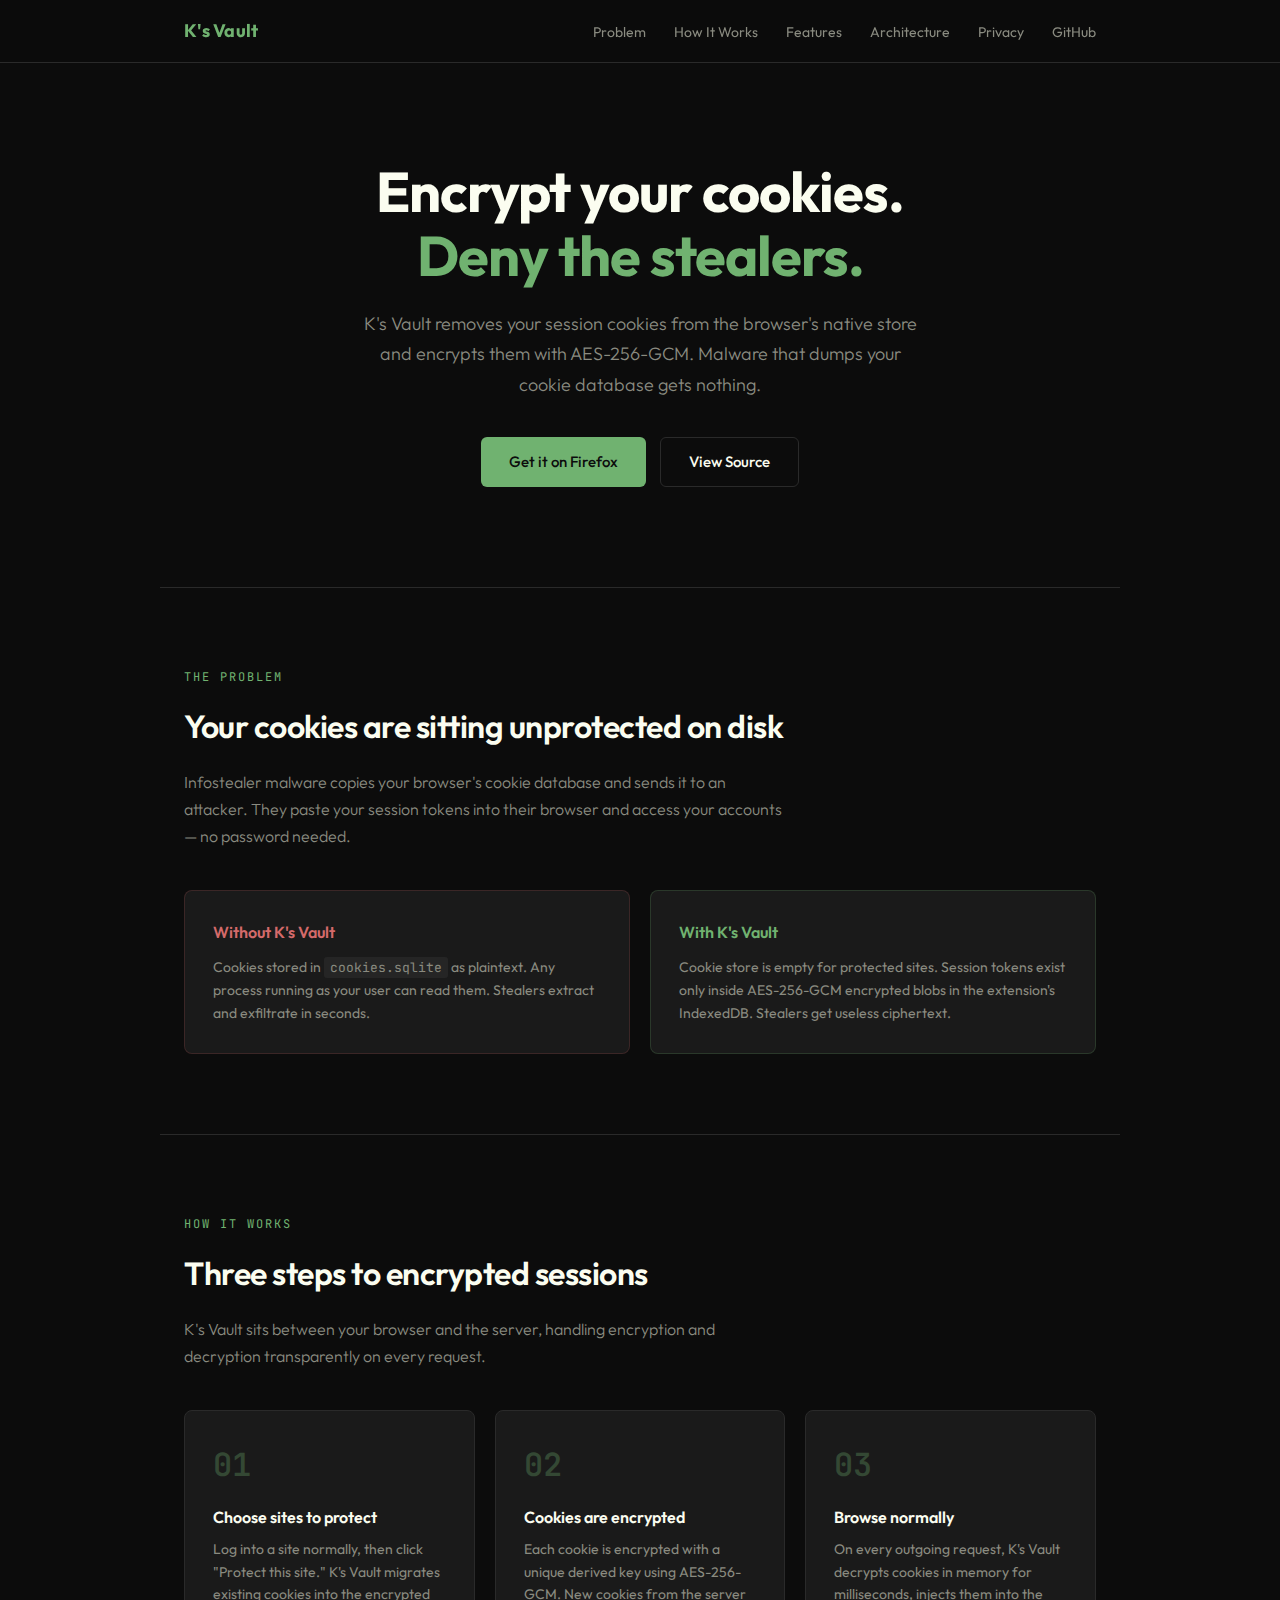
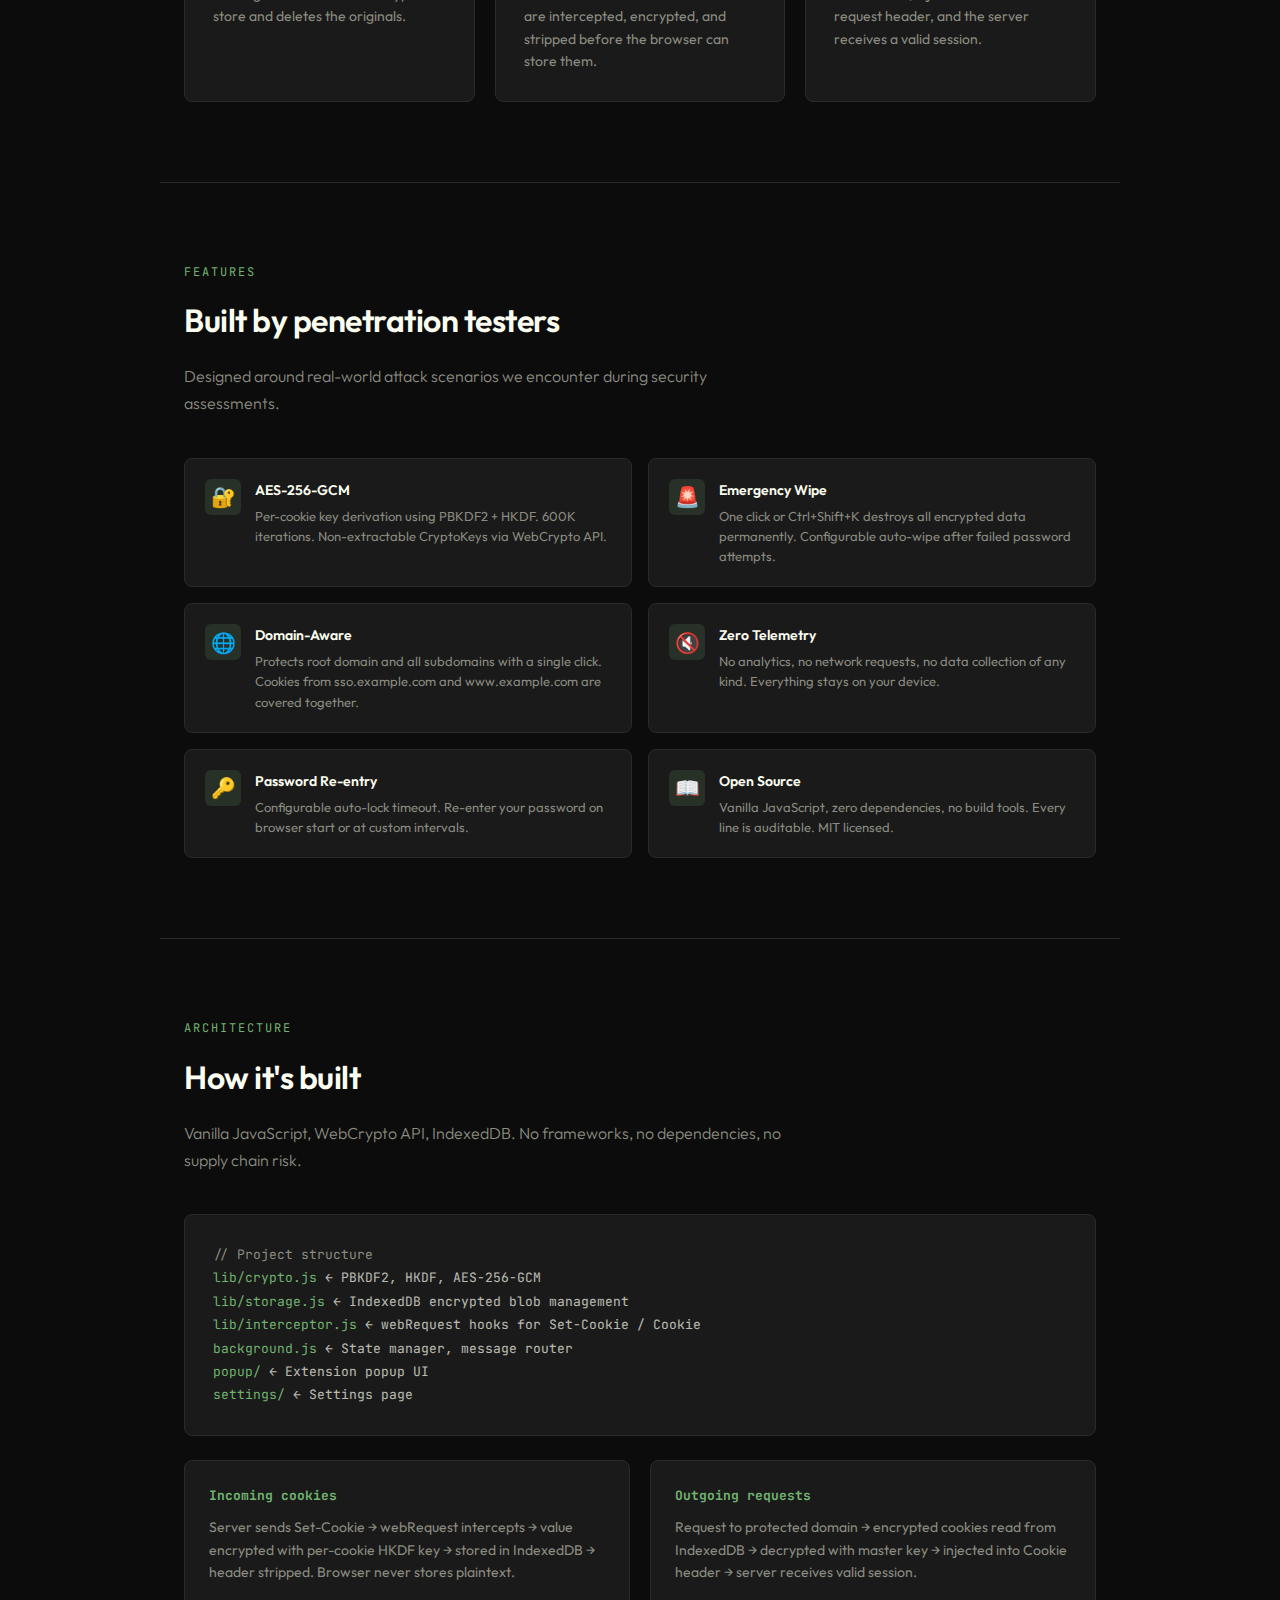
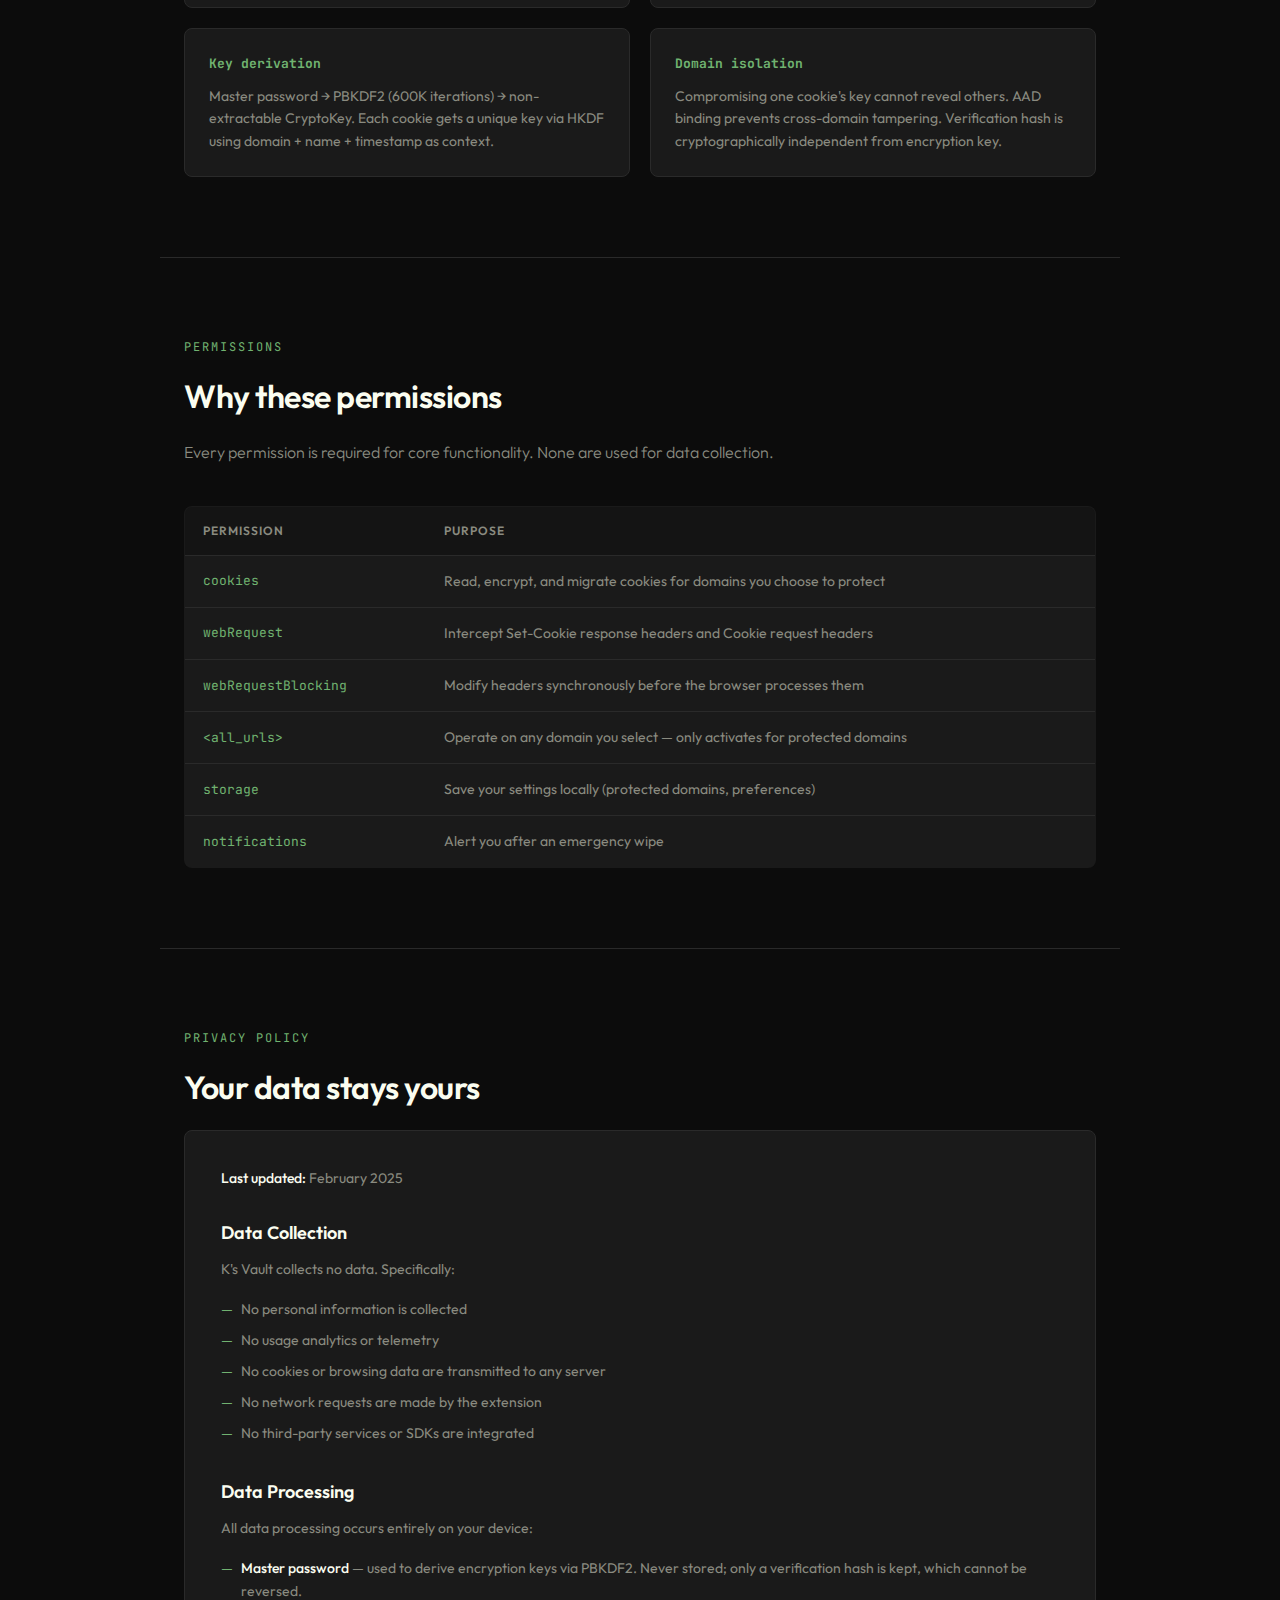
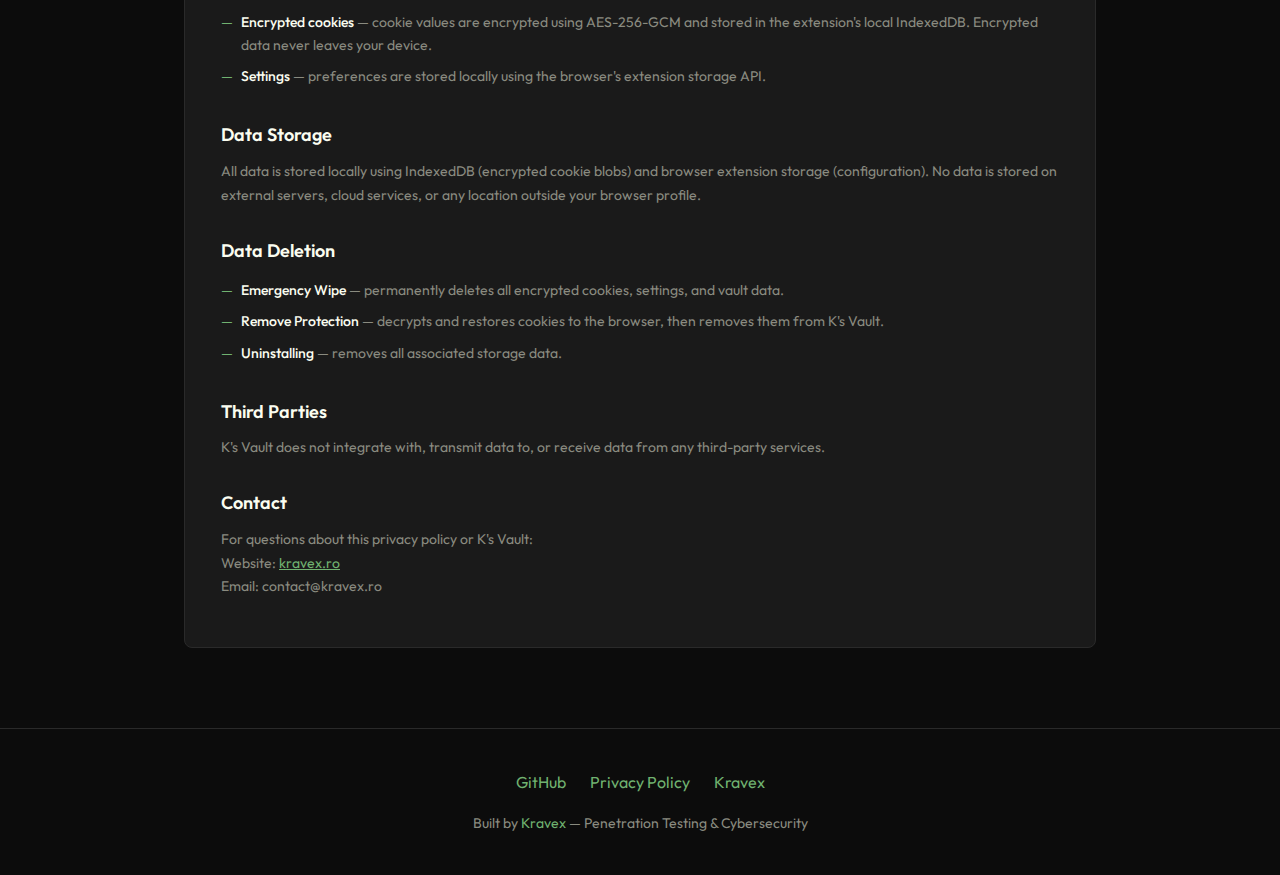
<file: docs/index.html>
<!DOCTYPE html>
<html lang="en">
<head>
  <meta charset="UTF-8">
  <meta name="viewport" content="width=device-width, initial-scale=1.0">
  <title>K's Vault — Encrypt Your Cookies at Rest</title>
  <meta name="description" content="Browser extension that encrypts cookies using AES-256-GCM to protect your sessions from infostealer malware.">
  <link rel="preconnect" href="https://fonts.googleapis.com">
  <link rel="preconnect" href="https://fonts.gstatic.com" crossorigin>
  <link href="https://fonts.googleapis.com/css2?family=JetBrains+Mono:wght@400;600&family=Outfit:wght@300;400;500;600;700&display=swap" rel="stylesheet">
  <style>
    :root {
      --bg: #0C0C0C;
      --bg-raised: #141414;
      --bg-card: #1A1A1A;
      --border: #2A2A2A;
      --text: #FBFDF0;
      --text-dim: #8A8B80;
      --green: #70B270;
      --green-glow: rgba(112, 178, 112, 0.15);
      --green-dim: #4A8A4A;
    }

    * { margin: 0; padding: 0; box-sizing: border-box; }

    html {
      scroll-behavior: smooth;
      scroll-padding-top: 80px;
    }

    body {
      background: var(--bg);
      color: var(--text);
      font-family: 'Outfit', sans-serif;
      font-weight: 400;
      line-height: 1.65;
      -webkit-font-smoothing: antialiased;
    }

    /* ---- Nav ---- */
    nav {
      position: fixed;
      top: 0;
      left: 0;
      right: 0;
      z-index: 100;
      background: rgba(12, 12, 12, 0.85);
      backdrop-filter: blur(16px);
      border-bottom: 1px solid var(--border);
    }

    .nav-inner {
      max-width: 960px;
      margin: 0 auto;
      padding: 16px 24px;
      display: flex;
      justify-content: space-between;
      align-items: center;
    }

    .nav-brand {
      font-weight: 700;
      font-size: 18px;
      color: var(--green);
      text-decoration: none;
      letter-spacing: 0.3px;
    }

    .nav-links {
      display: flex;
      gap: 28px;
      list-style: none;
    }

    .nav-links a {
      color: var(--text-dim);
      text-decoration: none;
      font-size: 14px;
      font-weight: 400;
      transition: color 0.2s;
    }

    .nav-links a:hover { color: var(--text); }

    /* ---- Sections ---- */
    section {
      max-width: 960px;
      margin: 0 auto;
      padding: 80px 24px;
    }

    .hero {
      padding-top: 160px;
      padding-bottom: 100px;
      text-align: center;
    }

    .hero h1 {
      font-size: clamp(36px, 6vw, 56px);
      font-weight: 700;
      letter-spacing: -1px;
      line-height: 1.15;
      margin-bottom: 20px;
    }

    .hero h1 span { color: var(--green); }

    .hero p {
      font-size: 18px;
      color: var(--text-dim);
      max-width: 560px;
      margin: 0 auto 36px;
      font-weight: 300;
      line-height: 1.7;
    }

    .hero-buttons {
      display: flex;
      gap: 14px;
      justify-content: center;
      flex-wrap: wrap;
    }

    .btn {
      display: inline-flex;
      align-items: center;
      gap: 8px;
      padding: 12px 28px;
      border-radius: 6px;
      font-size: 15px;
      font-weight: 500;
      text-decoration: none;
      transition: all 0.2s;
    }

    .btn-primary {
      background: var(--green);
      color: var(--bg);
    }
    .btn-primary:hover {
      background: #85C285;
      box-shadow: 0 0 20px var(--green-glow);
    }

    .btn-secondary {
      background: transparent;
      color: var(--text);
      border: 1px solid var(--border);
    }
    .btn-secondary:hover {
      border-color: var(--green);
      color: var(--green);
    }

    /* ---- Section titles ---- */
    .section-label {
      font-family: 'JetBrains Mono', monospace;
      font-size: 12px;
      text-transform: uppercase;
      letter-spacing: 2px;
      color: var(--green);
      margin-bottom: 12px;
    }

    h2 {
      font-size: 32px;
      font-weight: 600;
      letter-spacing: -0.5px;
      margin-bottom: 16px;
    }

    .section-desc {
      color: var(--text-dim);
      font-size: 16px;
      max-width: 600px;
      font-weight: 300;
      line-height: 1.7;
      margin-bottom: 40px;
    }

    /* ---- Divider ---- */
    .divider {
      max-width: 960px;
      margin: 0 auto;
      border: none;
      border-top: 1px solid var(--border);
    }

    /* ---- Problem section ---- */
    .problem-grid {
      display: grid;
      grid-template-columns: 1fr 1fr;
      gap: 20px;
    }

    .problem-card {
      background: var(--bg-card);
      border: 1px solid var(--border);
      border-radius: 8px;
      padding: 28px;
    }

    .problem-card.danger { border-color: #C45B5B33; }
    .problem-card.safe { border-color: #70B27033; }

    .problem-card h3 {
      font-size: 16px;
      font-weight: 600;
      margin-bottom: 10px;
    }

    .problem-card.danger h3 { color: #D46A6A; }
    .problem-card.safe h3 { color: var(--green); }

    .problem-card p {
      font-size: 14px;
      color: var(--text-dim);
      line-height: 1.65;
    }

    .problem-card code {
      font-family: 'JetBrains Mono', monospace;
      font-size: 13px;
      background: rgba(255,255,255,0.05);
      padding: 2px 6px;
      border-radius: 3px;
    }

    /* ---- How it works ---- */
    .steps {
      display: grid;
      grid-template-columns: repeat(3, 1fr);
      gap: 20px;
    }

    .step {
      background: var(--bg-card);
      border: 1px solid var(--border);
      border-radius: 8px;
      padding: 28px;
      position: relative;
    }

    .step-number {
      font-family: 'JetBrains Mono', monospace;
      font-size: 32px;
      font-weight: 600;
      color: var(--green);
      opacity: 0.3;
      margin-bottom: 12px;
    }

    .step h3 {
      font-size: 16px;
      font-weight: 600;
      margin-bottom: 8px;
    }

    .step p {
      font-size: 14px;
      color: var(--text-dim);
      line-height: 1.6;
    }

    /* ---- Features ---- */
    .features-grid {
      display: grid;
      grid-template-columns: repeat(2, 1fr);
      gap: 16px;
    }

    .feature {
      display: flex;
      gap: 14px;
      padding: 20px;
      background: var(--bg-card);
      border: 1px solid var(--border);
      border-radius: 8px;
    }

    .feature-icon {
      font-size: 20px;
      flex-shrink: 0;
      width: 36px;
      height: 36px;
      display: flex;
      align-items: center;
      justify-content: center;
      background: var(--green-glow);
      border-radius: 6px;
    }

    .feature h3 {
      font-size: 14px;
      font-weight: 600;
      margin-bottom: 4px;
    }

    .feature p {
      font-size: 13px;
      color: var(--text-dim);
      line-height: 1.55;
    }

    /* ---- Architecture ---- */
    .arch-code {
      background: var(--bg-card);
      border: 1px solid var(--border);
      border-radius: 8px;
      padding: 28px;
      font-family: 'JetBrains Mono', monospace;
      font-size: 13px;
      line-height: 1.8;
      overflow-x: auto;
      margin-bottom: 24px;
    }

    .arch-code .comment { color: var(--text-dim); }
    .arch-code .file { color: var(--green); }
    .arch-code .desc { color: var(--text); opacity: 0.7; }

    .arch-detail {
      display: grid;
      grid-template-columns: 1fr 1fr;
      gap: 20px;
    }

    .arch-card {
      background: var(--bg-card);
      border: 1px solid var(--border);
      border-radius: 8px;
      padding: 24px;
    }

    .arch-card h3 {
      font-family: 'JetBrains Mono', monospace;
      font-size: 13px;
      color: var(--green);
      margin-bottom: 10px;
    }

    .arch-card p {
      font-size: 14px;
      color: var(--text-dim);
      line-height: 1.6;
    }

    /* ---- Permissions ---- */
    .perm-table {
      width: 100%;
      border-collapse: collapse;
      background: var(--bg-card);
      border: 1px solid var(--border);
      border-radius: 8px;
      overflow: hidden;
    }

    .perm-table th {
      text-align: left;
      padding: 14px 18px;
      font-size: 12px;
      font-weight: 600;
      text-transform: uppercase;
      letter-spacing: 1px;
      color: var(--text-dim);
      background: var(--bg-raised);
      border-bottom: 1px solid var(--border);
    }

    .perm-table td {
      padding: 14px 18px;
      font-size: 14px;
      border-bottom: 1px solid var(--border);
    }

    .perm-table tr:last-child td { border-bottom: none; }

    .perm-table td:first-child {
      font-family: 'JetBrains Mono', monospace;
      font-size: 13px;
      color: var(--green);
      white-space: nowrap;
    }

    .perm-table td:last-child { color: var(--text-dim); }

    /* ---- Privacy ---- */
    .privacy-content {
      background: var(--bg-card);
      border: 1px solid var(--border);
      border-radius: 8px;
      padding: 36px;
    }

    .privacy-content h3 {
      font-size: 18px;
      font-weight: 600;
      margin-top: 28px;
      margin-bottom: 10px;
    }

    .privacy-content h3:first-child { margin-top: 0; }

    .privacy-content p {
      font-size: 14px;
      color: var(--text-dim);
      line-height: 1.7;
      margin-bottom: 12px;
    }

    .privacy-content ul {
      list-style: none;
      padding: 0;
      margin-bottom: 12px;
    }

    .privacy-content li {
      font-size: 14px;
      color: var(--text-dim);
      padding: 4px 0 4px 20px;
      position: relative;
    }

    .privacy-content li::before {
      content: '—';
      position: absolute;
      left: 0;
      color: var(--green);
    }

    .privacy-content strong { color: var(--text); font-weight: 500; }

    /* ---- Footer ---- */
    footer {
      border-top: 1px solid var(--border);
      padding: 40px 24px;
      text-align: center;
    }

    footer p {
      font-size: 14px;
      color: var(--text-dim);
    }

    footer a {
      color: var(--green);
      text-decoration: none;
    }

    footer a:hover { text-decoration: underline; }

    .footer-links {
      display: flex;
      gap: 24px;
      justify-content: center;
      margin-bottom: 16px;
    }

    /* ---- Responsive ---- */
    @media (max-width: 768px) {
      .problem-grid, .steps, .features-grid, .arch-detail {
        grid-template-columns: 1fr;
      }

      .nav-links { display: none; }
      section { padding: 60px 20px; }
      .hero { padding-top: 120px; padding-bottom: 60px; }
    }
  </style>
</head>
<body>

  <!-- Nav -->
  <nav>
    <div class="nav-inner">
      <a href="#" class="nav-brand">K's Vault</a>
      <ul class="nav-links">
        <li><a href="#problem">Problem</a></li>
        <li><a href="#how">How It Works</a></li>
        <li><a href="#features">Features</a></li>
        <li><a href="#architecture">Architecture</a></li>
        <li><a href="#privacy">Privacy</a></li>
        <li><a href="https://github.com/windbreaker555/ks-vault">GitHub</a></li>
      </ul>
    </div>
  </nav>

  <!-- Hero -->
  <section class="hero">
    <h1>Encrypt your cookies.<br><span>Deny the stealers.</span></h1>
    <p>K's Vault removes your session cookies from the browser's native store and encrypts them with AES-256-GCM. Malware that dumps your cookie database gets nothing.</p>
    <div class="hero-buttons">
      <a href="#" class="btn btn-primary">Get it on Firefox</a>
      <a href="https://github.com/windbreaker555/ks-vault" class="btn btn-secondary">View Source</a>
    </div>
  </section>

  <hr class="divider">

  <!-- Problem -->
  <section id="problem">
    <div class="section-label">The Problem</div>
    <h2>Your cookies are sitting unprotected on disk</h2>
    <p class="section-desc">Infostealer malware copies your browser's cookie database and sends it to an attacker. They paste your session tokens into their browser and access your accounts — no password needed.</p>
    <div class="problem-grid">
      <div class="problem-card danger">
        <h3>Without K's Vault</h3>
        <p>Cookies stored in <code>cookies.sqlite</code> as plaintext. Any process running as your user can read them. Stealers extract and exfiltrate in seconds.</p>
      </div>
      <div class="problem-card safe">
        <h3>With K's Vault</h3>
        <p>Cookie store is empty for protected sites. Session tokens exist only inside AES-256-GCM encrypted blobs in the extension's IndexedDB. Stealers get useless ciphertext.</p>
      </div>
    </div>
  </section>

  <hr class="divider">

  <!-- How It Works -->
  <section id="how">
    <div class="section-label">How It Works</div>
    <h2>Three steps to encrypted sessions</h2>
    <p class="section-desc">K's Vault sits between your browser and the server, handling encryption and decryption transparently on every request.</p>
    <div class="steps">
      <div class="step">
        <div class="step-number">01</div>
        <h3>Choose sites to protect</h3>
        <p>Log into a site normally, then click "Protect this site." K's Vault migrates existing cookies into the encrypted store and deletes the originals.</p>
      </div>
      <div class="step">
        <div class="step-number">02</div>
        <h3>Cookies are encrypted</h3>
        <p>Each cookie is encrypted with a unique derived key using AES-256-GCM. New cookies from the server are intercepted, encrypted, and stripped before the browser can store them.</p>
      </div>
      <div class="step">
        <div class="step-number">03</div>
        <h3>Browse normally</h3>
        <p>On every outgoing request, K's Vault decrypts cookies in memory for milliseconds, injects them into the request header, and the server receives a valid session.</p>
      </div>
    </div>
  </section>

  <hr class="divider">

  <!-- Features -->
  <section id="features">
    <div class="section-label">Features</div>
    <h2>Built by penetration testers</h2>
    <p class="section-desc">Designed around real-world attack scenarios we encounter during security assessments.</p>
    <div class="features-grid">
      <div class="feature">
        <div class="feature-icon">🔐</div>
        <div>
          <h3>AES-256-GCM</h3>
          <p>Per-cookie key derivation using PBKDF2 + HKDF. 600K iterations. Non-extractable CryptoKeys via WebCrypto API.</p>
        </div>
      </div>
      <div class="feature">
        <div class="feature-icon">🚨</div>
        <div>
          <h3>Emergency Wipe</h3>
          <p>One click or Ctrl+Shift+K destroys all encrypted data permanently. Configurable auto-wipe after failed password attempts.</p>
        </div>
      </div>
      <div class="feature">
        <div class="feature-icon">🌐</div>
        <div>
          <h3>Domain-Aware</h3>
          <p>Protects root domain and all subdomains with a single click. Cookies from sso.example.com and www.example.com are covered together.</p>
        </div>
      </div>
      <div class="feature">
        <div class="feature-icon">🔇</div>
        <div>
          <h3>Zero Telemetry</h3>
          <p>No analytics, no network requests, no data collection of any kind. Everything stays on your device.</p>
        </div>
      </div>
      <div class="feature">
        <div class="feature-icon">🔑</div>
        <div>
          <h3>Password Re-entry</h3>
          <p>Configurable auto-lock timeout. Re-enter your password on browser start or at custom intervals.</p>
        </div>
      </div>
      <div class="feature">
        <div class="feature-icon">📖</div>
        <div>
          <h3>Open Source</h3>
          <p>Vanilla JavaScript, zero dependencies, no build tools. Every line is auditable. MIT licensed.</p>
        </div>
      </div>
    </div>
  </section>

  <hr class="divider">

  <!-- Architecture -->
  <section id="architecture">
    <div class="section-label">Architecture</div>
    <h2>How it's built</h2>
    <p class="section-desc">Vanilla JavaScript, WebCrypto API, IndexedDB. No frameworks, no dependencies, no supply chain risk.</p>

    <div class="arch-code">
      <span class="comment">// Project structure</span><br>
      <span class="file">lib/crypto.js</span> <span class="desc">← PBKDF2, HKDF, AES-256-GCM</span><br>
      <span class="file">lib/storage.js</span> <span class="desc">← IndexedDB encrypted blob management</span><br>
      <span class="file">lib/interceptor.js</span> <span class="desc">← webRequest hooks for Set-Cookie / Cookie</span><br>
      <span class="file">background.js</span> <span class="desc">← State manager, message router</span><br>
      <span class="file">popup/</span> <span class="desc">← Extension popup UI</span><br>
      <span class="file">settings/</span> <span class="desc">← Settings page</span>
    </div>

    <div class="arch-detail">
      <div class="arch-card">
        <h3>Incoming cookies</h3>
        <p>Server sends Set-Cookie → webRequest intercepts → value encrypted with per-cookie HKDF key → stored in IndexedDB → header stripped. Browser never stores plaintext.</p>
      </div>
      <div class="arch-card">
        <h3>Outgoing requests</h3>
        <p>Request to protected domain → encrypted cookies read from IndexedDB → decrypted with master key → injected into Cookie header → server receives valid session.</p>
      </div>
      <div class="arch-card">
        <h3>Key derivation</h3>
        <p>Master password → PBKDF2 (600K iterations) → non-extractable CryptoKey. Each cookie gets a unique key via HKDF using domain + name + timestamp as context.</p>
      </div>
      <div class="arch-card">
        <h3>Domain isolation</h3>
        <p>Compromising one cookie's key cannot reveal others. AAD binding prevents cross-domain tampering. Verification hash is cryptographically independent from encryption key.</p>
      </div>
    </div>
  </section>

  <hr class="divider">

  <!-- Permissions -->
  <section id="permissions">
    <div class="section-label">Permissions</div>
    <h2>Why these permissions</h2>
    <p class="section-desc">Every permission is required for core functionality. None are used for data collection.</p>
    <table class="perm-table">
      <thead>
        <tr>
          <th>Permission</th>
          <th>Purpose</th>
        </tr>
      </thead>
      <tbody>
        <tr>
          <td>cookies</td>
          <td>Read, encrypt, and migrate cookies for domains you choose to protect</td>
        </tr>
        <tr>
          <td>webRequest</td>
          <td>Intercept Set-Cookie response headers and Cookie request headers</td>
        </tr>
        <tr>
          <td>webRequestBlocking</td>
          <td>Modify headers synchronously before the browser processes them</td>
        </tr>
        <tr>
          <td>&lt;all_urls&gt;</td>
          <td>Operate on any domain you select — only activates for protected domains</td>
        </tr>
        <tr>
          <td>storage</td>
          <td>Save your settings locally (protected domains, preferences)</td>
        </tr>
        <tr>
          <td>notifications</td>
          <td>Alert you after an emergency wipe</td>
        </tr>
      </tbody>
    </table>
  </section>

  <hr class="divider">

  <!-- Privacy Policy -->
  <section id="privacy">
    <div class="section-label">Privacy Policy</div>
    <h2>Your data stays yours</h2>
    <div class="privacy-content">
      <p><strong>Last updated:</strong> February 2025</p>

      <h3>Data Collection</h3>
      <p>K's Vault collects no data. Specifically:</p>
      <ul>
        <li>No personal information is collected</li>
        <li>No usage analytics or telemetry</li>
        <li>No cookies or browsing data are transmitted to any server</li>
        <li>No network requests are made by the extension</li>
        <li>No third-party services or SDKs are integrated</li>
      </ul>

      <h3>Data Processing</h3>
      <p>All data processing occurs entirely on your device:</p>
      <ul>
        <li><strong>Master password</strong> — used to derive encryption keys via PBKDF2. Never stored; only a verification hash is kept, which cannot be reversed.</li>
        <li><strong>Encrypted cookies</strong> — cookie values are encrypted using AES-256-GCM and stored in the extension's local IndexedDB. Encrypted data never leaves your device.</li>
        <li><strong>Settings</strong> — preferences are stored locally using the browser's extension storage API.</li>
      </ul>

      <h3>Data Storage</h3>
      <p>All data is stored locally using IndexedDB (encrypted cookie blobs) and browser extension storage (configuration). No data is stored on external servers, cloud services, or any location outside your browser profile.</p>

      <h3>Data Deletion</h3>
      <ul>
        <li><strong>Emergency Wipe</strong> — permanently deletes all encrypted cookies, settings, and vault data.</li>
        <li><strong>Remove Protection</strong> — decrypts and restores cookies to the browser, then removes them from K's Vault.</li>
        <li><strong>Uninstalling</strong> — removes all associated storage data.</li>
      </ul>

      <h3>Third Parties</h3>
      <p>K's Vault does not integrate with, transmit data to, or receive data from any third-party services.</p>

      <h3>Contact</h3>
      <p>For questions about this privacy policy or K's Vault:<br>
      Website: <a href="https://kravex.ro" style="color: var(--green);">kravex.ro</a><br>
      Email: contact@kravex.ro</p>
    </div>
  </section>

  <!-- Footer -->
  <footer>
    <div class="footer-links">
      <a href="https://github.com/windbreaker555/ks-vault">GitHub</a>
      <a href="#privacy">Privacy Policy</a>
      <a href="https://kravex.ro">Kravex</a>
    </div>
    <p>Built by <a href="https://kravex.ro">Kravex</a> — Penetration Testing & Cybersecurity</p>
  </footer>

</body>
</html>
</file>
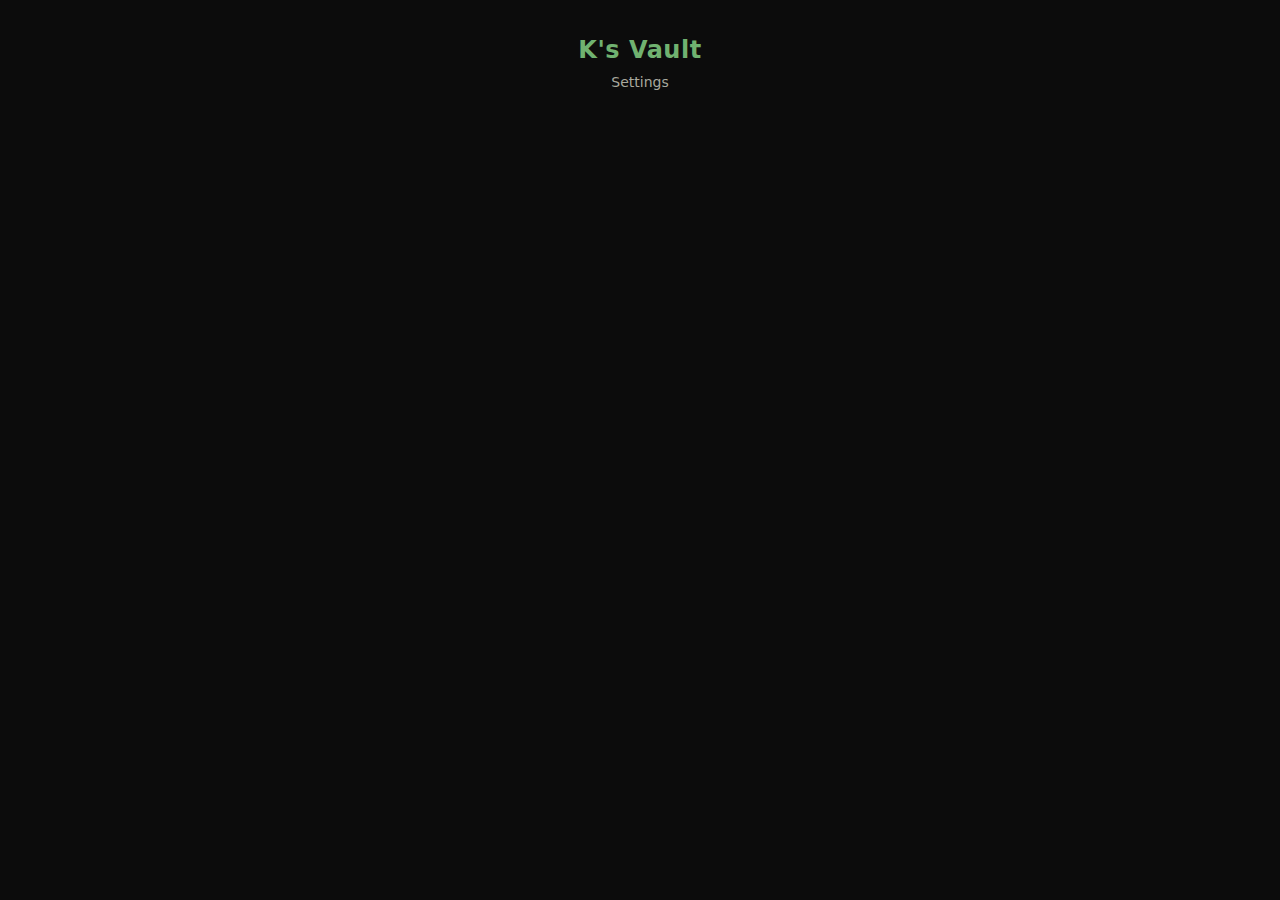
<file: settings/settings.html>
<!DOCTYPE html>
<html lang="en">
<head>
  <meta charset="UTF-8">
  <meta name="viewport" content="width=device-width, initial-scale=1.0">
  <title>K's Vault — Settings</title>
  <link rel="stylesheet" href="settings.css">
</head>
<body>

  <div class="container">
    <div class="header">
      <div class="logo">K's Vault</div>
      <p class="subtitle">Settings</p>
    </div>

    <!-- Must be unlocked to access settings -->
    <div id="locked-notice" class="notice hidden">
      <p>Unlock the vault to access settings.</p>
    </div>

    <div id="settings-content" class="hidden">

      <!-- Security Section -->
      <section class="section">
        <h2 class="section-title">Security</h2>

        <!-- Strike Mode -->
        <div class="setting-row">
          <div class="setting-info">
            <label class="setting-label">Failed attempt behavior</label>
            <p class="setting-desc">What happens after 3 wrong password attempts.</p>
          </div>
          <div class="toggle-group">
            <button id="mode-cooldown" class="toggle-btn active" data-value="cooldown">Cooldown</button>
            <button id="mode-wipe" class="toggle-btn" data-value="wipe">Wipe</button>
          </div>
        </div>

        <!-- Cooldown Duration (only visible in cooldown mode) -->
        <div id="cooldown-setting" class="setting-row sub-setting">
          <div class="setting-info">
            <label class="setting-label">Cooldown duration</label>
            <p class="setting-desc">Lockout time after failed attempts.</p>
          </div>
          <select id="cooldown-duration">
            <option value="300">5 minutes</option>
            <option value="900" selected>15 minutes</option>
            <option value="1800">30 minutes</option>
            <option value="3600">1 hour</option>
          </select>
        </div>

        <!-- Re-entry Frequency -->
        <div class="setting-row">
          <div class="setting-info">
            <label class="setting-label">Password re-entry</label>
            <p class="setting-desc">How often you need to re-type your password.</p>
          </div>
          <select id="reentry-frequency">
            <option value="0" selected>Only on browser start</option>
            <option value="15">Every 15 minutes</option>
            <option value="30">Every 30 minutes</option>
            <option value="60">Every hour</option>
            <option value="120">Every 2 hours</option>
          </select>
        </div>
      </section>

      <!-- Protected Domains Section -->
      <section class="section">
        <h2 class="section-title">Protected Domains</h2>
        <div id="domains-list" class="domains-list">
          <p class="empty-state">No domains protected yet.</p>
        </div>
      </section>

      <!-- Change Password Section -->
      <section class="section">
        <h2 class="section-title">Change Password</h2>
        <div class="change-password">
          <div class="input-group">
            <label for="current-password">Current password</label>
            <input type="password" id="current-password" placeholder="Enter current password" autocomplete="off">
          </div>
          <div class="input-group">
            <label for="new-password">New password</label>
            <input type="password" id="new-password" placeholder="Enter new password" autocomplete="off">
          </div>
          <div class="input-group">
            <label for="confirm-password">Confirm new password</label>
            <input type="password" id="confirm-password" placeholder="Confirm new password" autocomplete="off">
          </div>
          <div id="password-error" class="error hidden"></div>
          <div id="password-success" class="success hidden"></div>
          <button id="btn-change-password" class="btn-primary">Change Password</button>
        </div>
      </section>

      <!-- Danger Zone -->
      <section class="section danger-section">
        <h2 class="section-title danger">Danger Zone</h2>
        <div class="setting-row">
          <div class="setting-info">
            <label class="setting-label">Reset K's Vault</label>
            <p class="setting-desc">Wipe all encrypted data and settings. This cannot be undone.</p>
          </div>
          <button id="btn-reset" class="btn-danger-small">Reset Everything</button>
        </div>
      </section>

    </div>
  </div>

  <!-- Confirmation modal -->
  <div id="modal-confirm" class="modal hidden">
    <div class="modal-content">
      <p id="modal-message"></p>
      <div class="modal-actions">
        <button id="modal-cancel" class="btn-secondary">Cancel</button>
        <button id="modal-confirm-btn" class="btn-danger-small">Confirm</button>
      </div>
    </div>
  </div>

  <script src="settings.js"></script>
</body>
</html>
</file>
<file: settings/settings.css>
/* ============================================
   K's Vault — Settings Page Styles
   Colors: #0C0C0C, #FBFDF0, #70B270
   ============================================ */

:root {
  --dark: #0C0C0C;
  --dark-light: #1A1A1A;
  --dark-lighter: #2A2A2A;
  --cream: #FBFDF0;
  --cream-dim: #A8A99E;
  --gold: #70B270;
  --gold-hover: #85C285;
  --gold-dim: #5A9A5A;
  --danger: #C45B5B;
  --danger-hover: #D46A6A;
  --success: #6BAF7A;
}

* {
  margin: 0;
  padding: 0;
  box-sizing: border-box;
}

body {
  background: var(--dark);
  color: var(--cream);
  font-family: 'Segoe UI', system-ui, -apple-system, sans-serif;
  font-size: 14px;
  line-height: 1.5;
}

.container {
  max-width: 600px;
  margin: 0 auto;
  padding: 32px 24px;
}

/* Header */
.header {
  text-align: center;
  margin-bottom: 32px;
}

.logo {
  font-size: 24px;
  font-weight: 700;
  color: var(--gold);
  letter-spacing: 0.5px;
  margin-bottom: 4px;
}

.subtitle {
  font-size: 14px;
  color: var(--cream-dim);
}

/* Sections */
.section {
  margin-bottom: 28px;
  padding-bottom: 28px;
  border-bottom: 1px solid var(--dark-lighter);
}

.section:last-child {
  border-bottom: none;
}

.section-title {
  font-size: 16px;
  font-weight: 600;
  color: var(--cream);
  margin-bottom: 16px;
}

.section-title.danger {
  color: var(--danger);
}

/* Setting rows */
.setting-row {
  display: flex;
  justify-content: space-between;
  align-items: center;
  padding: 12px 0;
  gap: 16px;
}

.sub-setting {
  padding-left: 16px;
  border-left: 2px solid var(--dark-lighter);
  margin-left: 8px;
}

.setting-info {
  flex: 1;
}

.setting-label {
  font-size: 14px;
  font-weight: 500;
  color: var(--cream);
  display: block;
}

.setting-desc {
  font-size: 12px;
  color: var(--cream-dim);
  margin-top: 2px;
}

/* Toggle group */
.toggle-group {
  display: flex;
  background: var(--dark-light);
  border-radius: 6px;
  overflow: hidden;
  border: 1px solid var(--dark-lighter);
}

.toggle-btn {
  padding: 6px 16px;
  background: transparent;
  color: var(--cream-dim);
  border: none;
  font-size: 13px;
  cursor: pointer;
  transition: all 0.2s;
}

.toggle-btn.active {
  background: var(--gold);
  color: var(--dark);
  font-weight: 600;
}

.toggle-btn:hover:not(.active) {
  color: var(--cream);
}

/* Select dropdowns */
select {
  padding: 8px 12px;
  background: var(--dark-light);
  color: var(--cream);
  border: 1px solid var(--dark-lighter);
  border-radius: 6px;
  font-size: 13px;
  cursor: pointer;
  outline: none;
  min-width: 160px;
}

select:focus {
  border-color: var(--gold);
}

select option {
  background: var(--dark-light);
  color: var(--cream);
}

/* Input fields */
.input-group {
  margin-bottom: 12px;
}

.input-group label {
  display: block;
  font-size: 12px;
  color: var(--cream-dim);
  margin-bottom: 4px;
}

.input-group input {
  width: 100%;
  padding: 10px 12px;
  background: var(--dark-light);
  border: 1px solid var(--dark-lighter);
  border-radius: 6px;
  color: var(--cream);
  font-size: 14px;
  outline: none;
  transition: border-color 0.2s;
}

.input-group input::placeholder {
  color: var(--cream-dim);
  opacity: 0.5;
}

.input-group input:focus {
  border-color: var(--gold);
}

/* Buttons */
.btn-primary {
  width: 100%;
  padding: 10px 16px;
  background: var(--gold);
  color: var(--dark);
  border: none;
  border-radius: 6px;
  font-size: 14px;
  font-weight: 600;
  cursor: pointer;
  transition: background 0.2s;
  margin-top: 4px;
}

.btn-primary:hover {
  background: var(--gold-hover);
}

.btn-secondary {
  padding: 8px 16px;
  background: transparent;
  color: var(--gold);
  border: 1px solid var(--gold);
  border-radius: 6px;
  font-size: 13px;
  font-weight: 500;
  cursor: pointer;
  transition: all 0.2s;
}

.btn-secondary:hover {
  background: var(--gold);
  color: var(--dark);
}

.btn-danger-small {
  padding: 8px 16px;
  background: transparent;
  color: var(--danger);
  border: 1px solid var(--danger);
  border-radius: 6px;
  font-size: 13px;
  font-weight: 500;
  cursor: pointer;
  transition: all 0.2s;
  white-space: nowrap;
}

.btn-danger-small:hover {
  background: var(--danger);
  color: var(--cream);
}

/* Domains list */
.domains-list {
  background: var(--dark-light);
  border-radius: 6px;
  overflow: hidden;
}

.domain-item {
  display: flex;
  justify-content: space-between;
  align-items: center;
  padding: 10px 14px;
  border-bottom: 1px solid var(--dark-lighter);
}

.domain-item:last-child {
  border-bottom: none;
}

.domain-item-name {
  font-size: 14px;
  color: var(--cream);
}

.domain-item-remove {
  background: none;
  border: none;
  color: var(--cream-dim);
  font-size: 18px;
  cursor: pointer;
  padding: 0 4px;
  transition: color 0.2s;
}

.domain-item-remove:hover {
  color: var(--danger);
}

.empty-state {
  padding: 16px;
  text-align: center;
  color: var(--cream-dim);
  font-size: 13px;
}

/* Notice */
.notice {
  text-align: center;
  padding: 40px 20px;
  color: var(--cream-dim);
}

/* Error / Success messages */
.error {
  color: var(--danger);
  font-size: 12px;
  margin-bottom: 8px;
  padding: 6px 10px;
  background: rgba(196, 91, 91, 0.1);
  border-radius: 4px;
}

.success {
  color: var(--success);
  font-size: 12px;
  margin-bottom: 8px;
  padding: 6px 10px;
  background: rgba(107, 175, 122, 0.1);
  border-radius: 4px;
}

/* Danger section */
.danger-section {
  border-bottom: none;
  padding-top: 8px;
}

/* Modal */
.modal {
  position: fixed;
  top: 0;
  left: 0;
  width: 100%;
  height: 100%;
  background: rgba(0, 0, 0, 0.7);
  display: flex;
  align-items: center;
  justify-content: center;
  z-index: 100;
}

.modal-content {
  background: var(--dark-light);
  border: 1px solid var(--dark-lighter);
  border-radius: 8px;
  padding: 24px;
  max-width: 360px;
  width: 90%;
}

.modal-content p {
  margin-bottom: 20px;
  font-size: 14px;
  line-height: 1.5;
}

.modal-actions {
  display: flex;
  gap: 10px;
  justify-content: flex-end;
}

.hidden {
  display: none !important;
}
</file>
